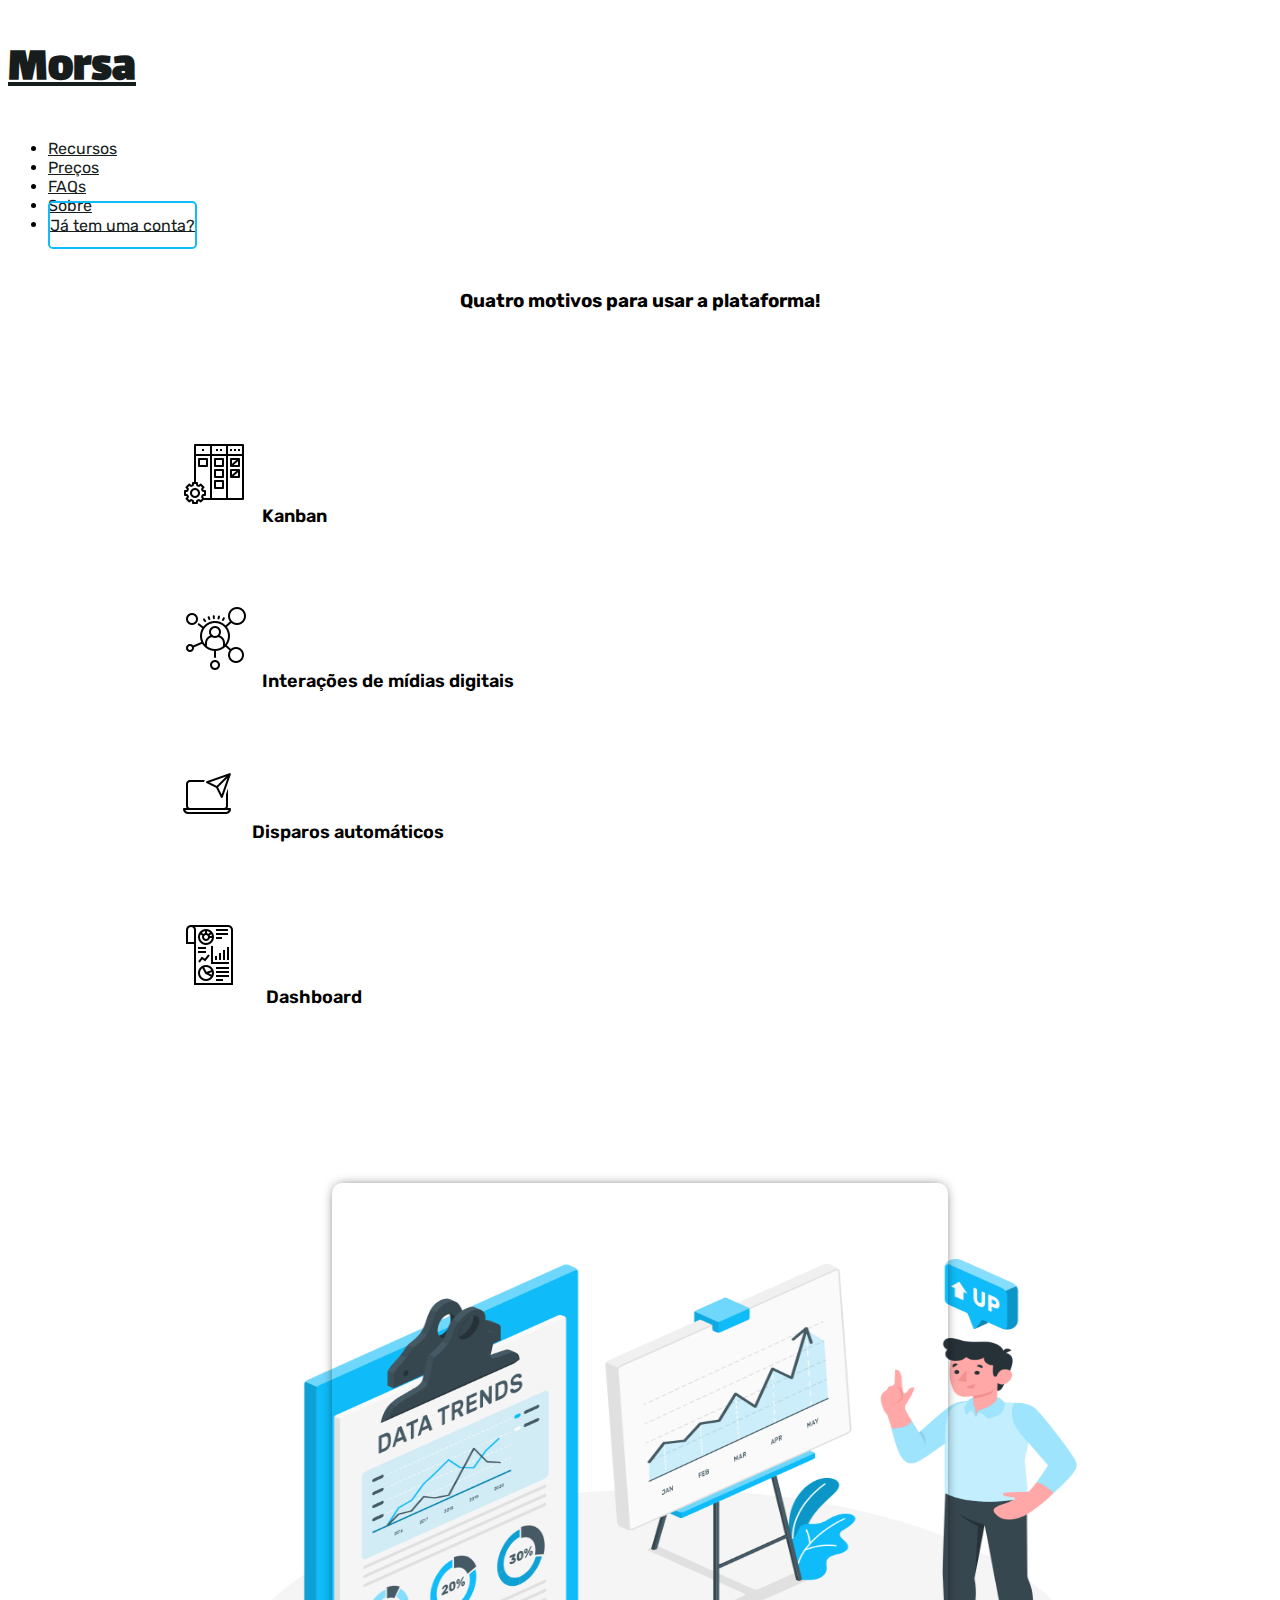
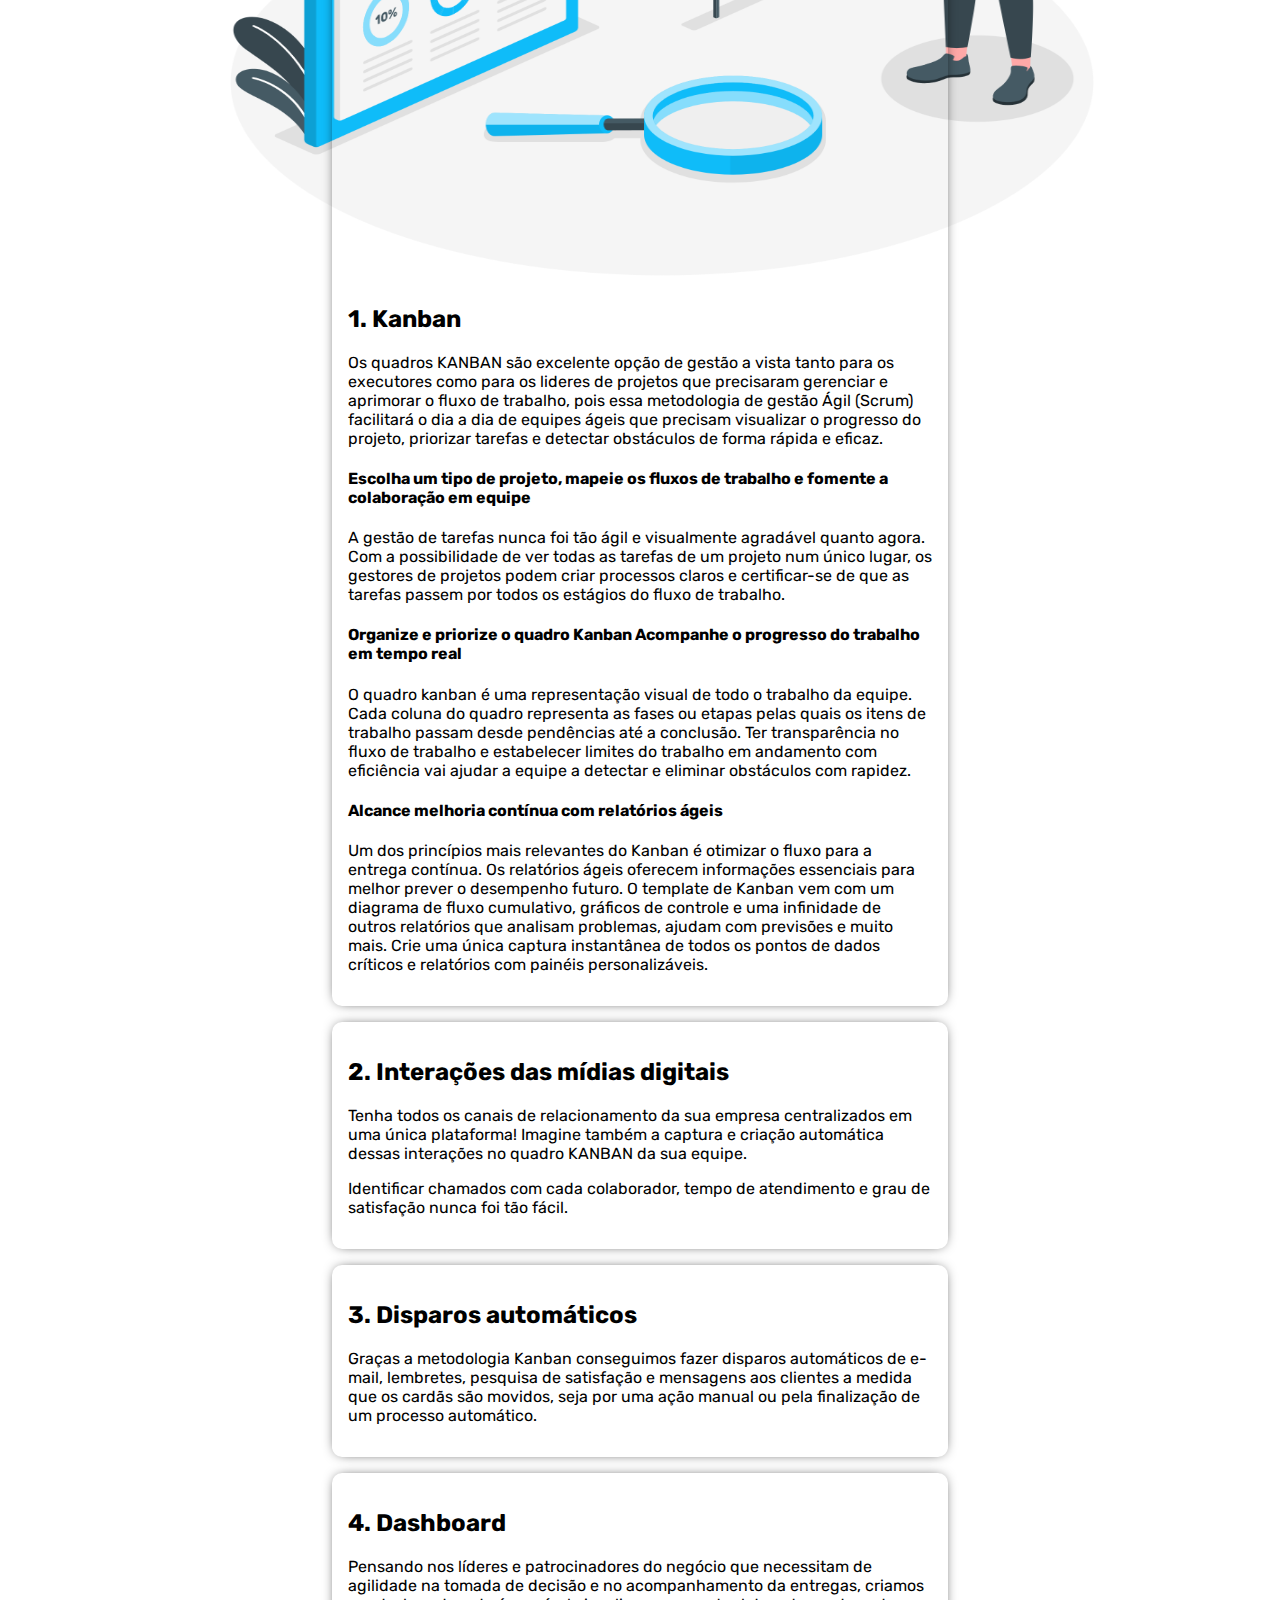
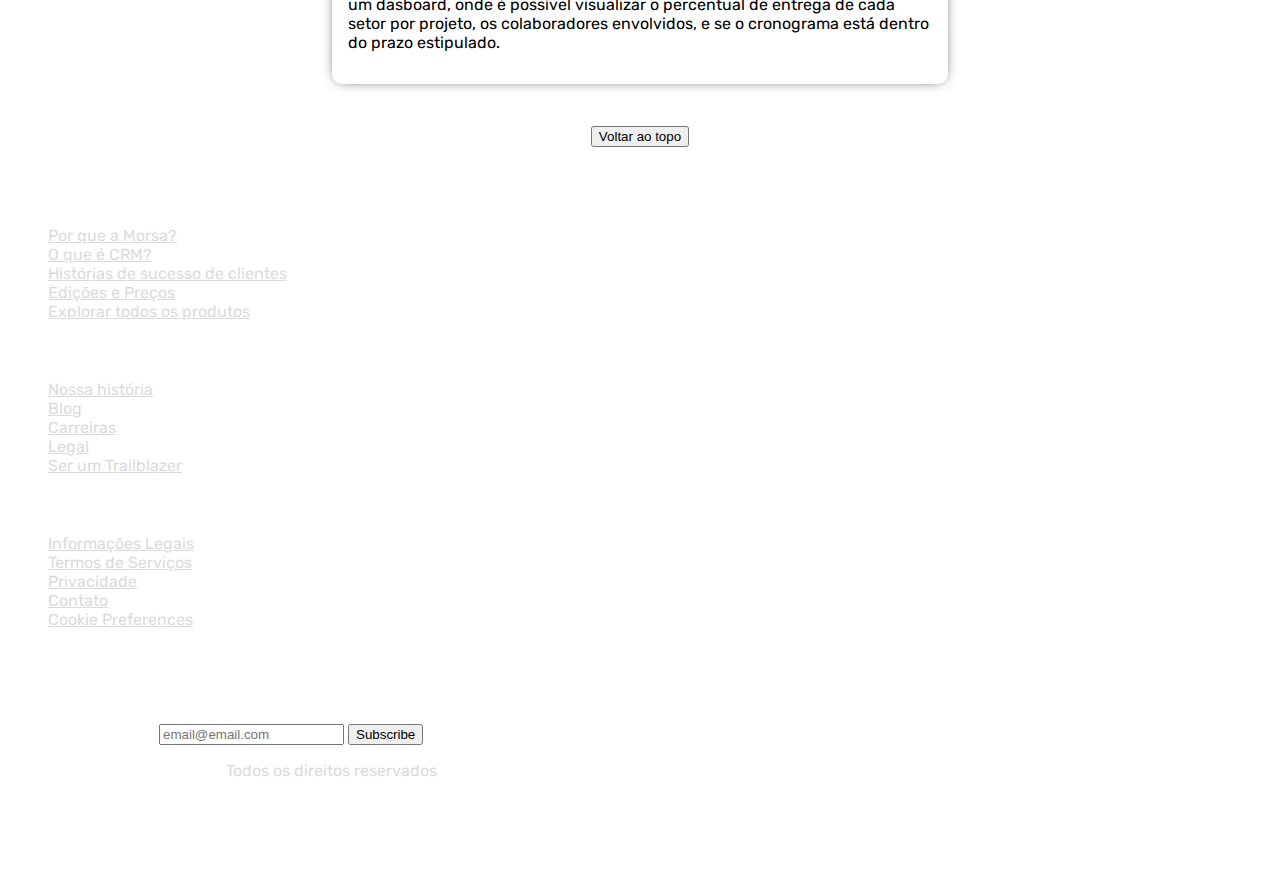
<file: index.html>
<!DOCTYPE html>
<html lang="pt-br">

<head>
    <meta charset="UTF-8">
    <meta http-equiv="X-UA-Compatible" content="IE=edge">
    <meta name="viewport" content="width=device-width, initial-scale=1.0">
    <title>Morsa - Features</title>
    <!-- CSS only -->
    <link href="https://cdn.jsdelivr.net/npm/bootstrap@5.2.0/dist/css/bootstrap.min.css" rel="stylesheet"
        integrity="sha384-gH2yIJqKdNHPEq0n4Mqa/HGKIhSkIHeL5AyhkYV8i59U5AR6csBvApHHNl/vI1Bx" crossorigin="anonymous">
    <link rel="stylesheet" href="style.css">

</head>

<body>
    <div class="container">
        <header class="d-flex flex-wrap justify-content-center align-items-center py-3 border-bottom">
            <a href="/" class="d-flex mb-3 mb-md-0 me-md-auto text-dark text-decoration-none">
                <h1 class="mx-auto">Morsa</h1>
            </a>

            <ul class="nav nav-pills align-items-center">
                <li class="nav-item mx-auto"><a href="produto/produto.html" class="nav-link">Recursos</a></li>
                <li class="nav-item mx-auto"><a href="pricing/pricing.html" class="nav-link">Preços</a></li>
                <li class="nav-item mx-auto"><a href="FAQ/FAQ.html" class="nav-link">FAQs</a></li>
                <li class="nav-item mx-auto"><a href="about/about.html" class="nav-link">Sobre</a></li>
                <li class="nav-item mx-auto"><a href="./login/index.html" class="nav-link special-btn"
                        aria-current="page">Já tem uma conta?</a></li>
            </ul>
        </header>
    </div>
    <div>
        <h3 class="main-title">Quatro motivos para usar a plataforma!</h3>
        <div  class="page-top">
            <nav class="icons">
                <div class="icon-kanban">
                    <a href="#kanban"><img src="icons/kanban.png" alt="ícone kanban">Kanban</a>
                </div>
                <div class="icon-media">
                    <a href="#media"><img src="icons/integraçao-midias-sociais.png"
                            alt="ícone interação de mídias sociais">Interações de mídias digitais</a>
                </div>
                <div class="icon-shots-auto">
                    <a href="#shots"><img src="icons/disparos-automaticos.png" alt="ícone disparos automáticos">
                        Disparos automáticos
                    </a>
                </div>
                <div class="icon-dashboard">
                    <a href="#dashboard"><img src="icons/dashboard.png" alt="ícone dashboard">
                        Dashboard
                    </a>
                </div>
            </nav>
            
            <div class="image">
                <img src="icons/Data Trends-amico1.png" alt="Ilustração de um homem analisando dados em um dashboard" class="image-data">
            </div>
        </div>


        <main>
            <article>
                <div class="text-article">
                    <h2 id="kanban">1. Kanban</h2>
                    <p>Os quadros KANBAN são excelente opção de gestão a vista tanto para os executores como para os
                        lideres de projetos que precisaram gerenciar e aprimorar o fluxo de trabalho, pois essa
                        metodologia
                        de gestão Ágil (Scrum) facilitará o dia a dia de equipes ágeis que precisam visualizar o
                        progresso
                        do projeto, priorizar tarefas e detectar obstáculos de forma rápida e eficaz.
                    </p>
                    <p>
                    <h4>Escolha um tipo de projeto, mapeie os fluxos de trabalho e fomente a colaboração em equipe</h4>
                    A gestão de tarefas nunca foi tão ágil e visualmente agradável quanto agora. Com a possibilidade de
                    ver
                    todas as tarefas de um projeto num único lugar, os gestores de projetos podem criar processos claros
                    e
                    certificar-se de que as tarefas passem por todos os estágios do fluxo de trabalho.
                    </p>
                    <p>
                    <h4>Organize e priorize o quadro Kanban Acompanhe o progresso do trabalho em tempo real</h4>
                    O quadro kanban é uma representação visual de todo o trabalho da equipe. Cada coluna do quadro
                    representa as fases ou etapas pelas quais os itens de trabalho passam desde pendências até a
                    conclusão.
                    Ter transparência no fluxo de trabalho e estabelecer limites do trabalho em andamento com eficiência
                    vai ajudar a equipe a detectar e eliminar obstáculos com rapidez.
                    </p>
                    <p>
                    <h4>Alcance melhoria contínua com relatórios ágeis</h4>
                    Um dos princípios mais relevantes do Kanban é otimizar o fluxo para a entrega contínua. Os
                    relatórios
                    ágeis oferecem informações essenciais para melhor prever o desempenho futuro. O template de Kanban
                    vem com um diagrama de fluxo cumulativo, gráficos de controle e uma infinidade de outros relatórios
                    que
                    analisam problemas, ajudam com previsões e muito mais. Crie uma única captura instantânea de todos
                    os
                    pontos de dados críticos e relatórios com painéis personalizáveis.
                    </p>
                </div>
                <div class="text-article">
                    <h2 id="media">2. Interações das mídias digitais</h2>
                    <p>Tenha todos os canais de relacionamento da sua empresa centralizados em uma única plataforma!
                        Imagine também a captura e criação automática dessas interações no quadro KANBAN da sua equipe.
                    </p>
                    <p>Identificar chamados com cada colaborador, tempo de atendimento e grau de satisfação nunca foi
                        tão
                        fácil.</p>
                </div>
                <div class="text-article">
                    <h2 id="shots">3. Disparos automáticos</h2>
                    <p>Graças a metodologia Kanban conseguimos fazer disparos automáticos de e-mail, lembretes, pesquisa
                        de
                        satisfação e mensagens aos clientes a medida que os cardãs são movidos, seja por uma ação manual
                        ou
                        pela
                        finalização de um processo automático. </p>
                </div>
                <div class="text-article">
                    <h2 id="dashboard">4. Dashboard</h2>
                    <p>Pensando nos líderes e patrocinadores do negócio que necessitam de agilidade na tomada de decisão
                        e
                        no acompanhamento
                        da entregas, criamos um dasboard, onde é possível visualizar o percentual de entrega de cada
                        setor
                        por projeto, os
                        colaboradores envolvidos, e se o cronograma está dentro do prazo estipulado.</p>
                </div>
            </article>
        </main>
        <div class="icon-button">
            <button onclick="voltarParaTopo()">Voltar ao topo</button>
        </div>
        <!-- JavaScript Bundle with Popper -->
        <script src="https://cdn.jsdelivr.net/npm/bootstrap@5.2.0/dist/js/bootstrap.bundle.min.js"
            integrity="sha384-A3rJD856KowSb7dwlZdYEkO39Gagi7vIsF0jrRAoQmDKKtQBHUuLZ9AsSv4jD4Xa"
            crossorigin="anonymous"></script>

        <div class="bg-dark text-secondary px-4 py-5">
            <div class="container">
                <footer class="pt-5">
                    <div class="row">
                        <div class="col-6 col-md-2 mb-3">
                            <h5>Ainda não conhece a Morsa?</h5>
                            <ul class="nav flex-column">
                                <li class="nav-item mb-2"><a href="#" class="nav-link p-0 text-muted">Por que a
                                        Morsa?</a>
                                </li>
                                <li class="nav-item mb-2"><a href="#" class="nav-link p-0 text-muted">O que é CRM?</a>
                                </li>
                                <li class="nav-item mb-2"><a href="#" class="nav-link p-0 text-muted">Histórias de
                                        sucesso
                                        de clientes</a></li>
                                <li class="nav-item mb-2"><a href="#" class="nav-link p-0 text-muted">Edições e
                                        Preços</a>
                                </li>
                                <li class="nav-item mb-2"><a href="#" class="nav-link p-0 text-muted">Explorar todos os
                                        produtos</a></li>
                            </ul>
                        </div>

                        <div class="col-6 col-md-2 mb-3">
                            <h5>Sobre a Morsa</h5>
                            <ul class="nav flex-column">
                                <li class="nav-item mb-2"><a href="#" class="nav-link p-0 text-muted">Nossa história</a>
                                </li>
                                <li class="nav-item mb-2"><a href="#" class="nav-link p-0 text-muted">Blog</a></li>
                                <li class="nav-item mb-2"><a href="#" class="nav-link p-0 text-muted">Carreiras</a></li>
                                <li class="nav-item mb-2"><a href="#" class="nav-link p-0 text-muted">Legal</a></li>
                                <li class="nav-item mb-2"><a href="#" class="nav-link p-0 text-muted">Ser um
                                        Trailblazer</a>
                                </li>
                            </ul>
                        </div>

                        <div class="col-6 col-md-2 mb-3">
                            <h5>Links populares</h5>
                            <ul class="nav flex-column">
                                <li class="nav-item mb-2"><a href="#" class="nav-link p-0 text-muted">Informações
                                        Legais</a>
                                </li>
                                <li class="nav-item mb-2"><a href="#" class="nav-link p-0 text-muted">Termos de
                                        Serviços</a>
                                </li>
                                <li class="nav-item mb-2"><a href="#" class="nav-link p-0 text-muted">Privacidade</a>
                                </li>
                                <li class="nav-item mb-2"><a href="#" class="nav-link p-0 text-muted">Contato</a></li>
                                <li class="nav-item mb-2"><a href="#" class="nav-link p-0 text-muted">Cookie
                                        Preferences</a>
                                </li>
                            </ul>
                        </div>

                        <div class="col-md-5 offset-md-1 mb-3">
                            <form>
                                <h5>Inscreva-se na nossa newsletter</h5>
                                <p>Notícias mensais de tudo que é importante, para se manter antenado em todas novidades
                                    para o seu negócio.</p>
                                <div class="d-flex flex-column flex-sm-row w-100 gap-2">
                                    <label for="newsletter1" class="visually-hidden">Endereço de e-mail</label>
                                    <input id="newsletter1" type="text" class="form-control"
                                        placeholder="email@email.com">
                                    <button class="btn button-type-1 button-type-1-style py-1"
                                        type="button">Subscribe</button>
                                </div>
                            </form>
                        </div>
                    </div>

                    <div class="d-flex flex-column flex-sm-row justify-content-between pt-4 mt-4 border-top">
                        <p>© 2022 Company Morsa, Inc. <a>Todos os direitos reservados</a></p>
                        <ul class="list-unstyled d-flex align-items-center">
                            <li class="ms-3"><a class="link-dark" href="#"><i class="bi bi-twitter"></i>
                                    <use xlink:href="#twitter"></use></svg>
                                </a></li>
                            <li class="ms-3"><a class="link-dark" href="#"><i class="bi bi-instagram"></i>
                                    <use xlink:href="#instagram"></use></svg>
                                </a></li>
                            <li class="ms-3"><a class="link-dark" href="#"><i class="bi bi-facebook"></i>
                                    <use xlink:href="#facebook"></use></svg>
                                </a></li>
                        </ul>
                    </div>
                </footer>
            </div>
        </div>


        <script src="index.js"></script>
</body>

</html>
</file>
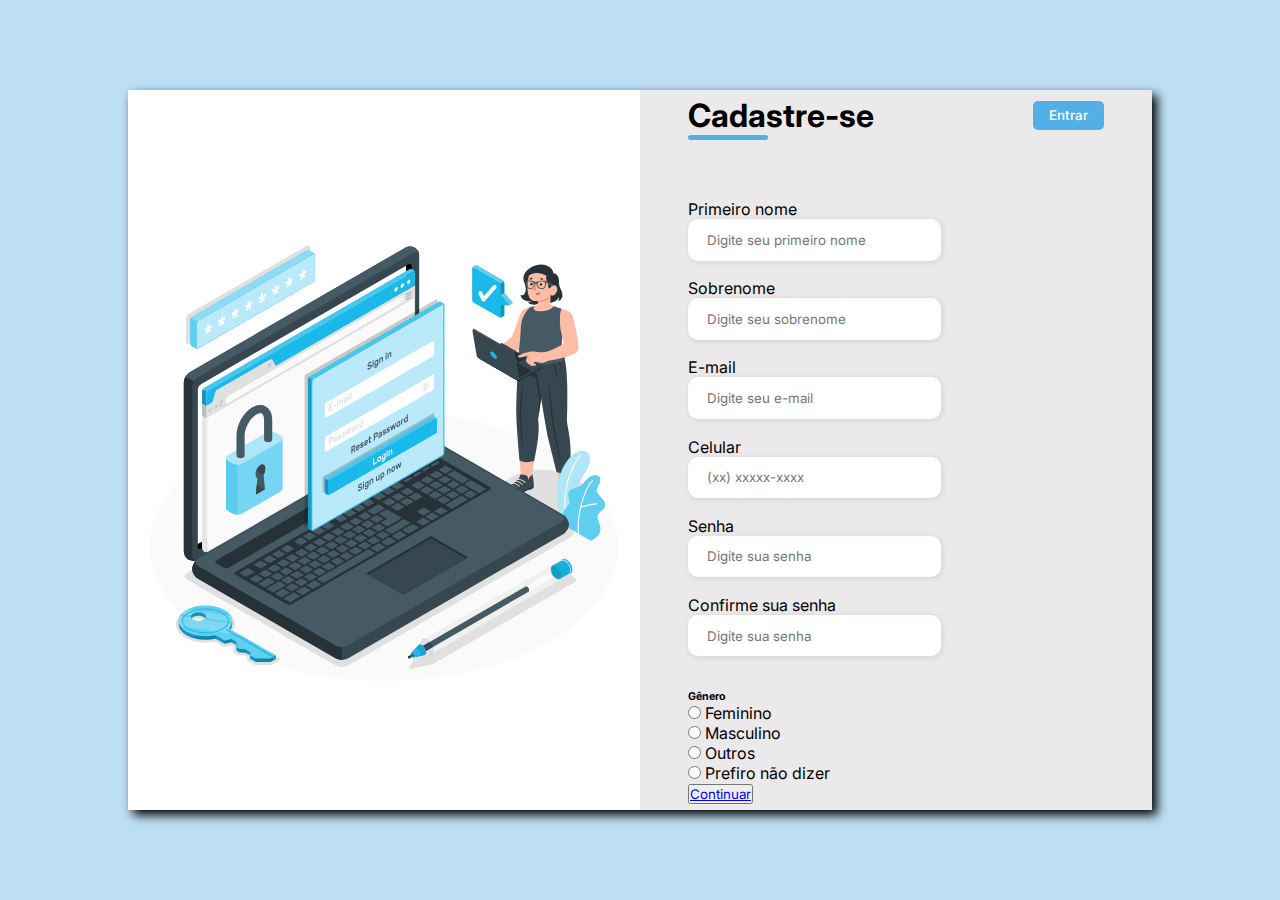
<file: Página de cadastro/index.html>
<!DOCTYPE html>
<html lang="pt-br">
<head>
    <meta charset="UTF-8">
    <meta http-equiv="X-UA-Compatible" content="IE=edge">
    <meta name="viewport" content="width=device-width, initial-scale=1.0">
    <link rel="stylesheet" href="./css/style.css">
    <title>Cadastre-se</title>
</head>
<body>
    <div class="container">
        <div class="form-image">
            <img src="./img/Computer login-amico.svg" alt="">
        </div>

    <div class="form">
        <form action="#">
            <div class="form-header">
                <div class="title">
                    <h1>Cadastre-se</h1>
                </div>
                <div class="login-button">
                    <button><a href="#">Entrar</a></button>
                </div>
            </div>

            <div class="input-group">
                <div class="input-box">
                    <label for="firstname">Primeiro nome</label>
                    <input id="firstname" type="text" name="firstaname" placeholder="Digite seu primeiro nome" required>
                </div>

                <div class="input-box">
                    <label for="lastname">Sobrenome</label>
                    <input id="lastname" type="text" name="lastaname" placeholder="Digite seu sobrenome" required>
                </div>

                <div class="input-box">
                    <label for="email">E-mail</label>
                    <input id="email" type="email" name="email" placeholder="Digite seu e-mail" required>
                </div>

                <div class="input-box">
                    <label for="number">Celular</label>
                    <input id="number" type="tel" name="number" placeholder="(xx) xxxxx-xxxx" required>
                </div>

                <div class="input-box">
                    <label for="password">Senha</label>
                    <input id="password" type="password" name="password" placeholder="Digite sua senha" required>
                </div>

                <div class="input-box">
                    <label for="password">Confirme sua senha</label>
                    <input id="password" type="password" name="confirmpassword" placeholder="Digite sua senha" required>
                </div>
            </div>

            <div class="gender-inputs">
                <div class="gender-title">
                    <h6>Gênero</h6>
                </div>

                <div class="gender-group">
                    <div class="gender-input">
                        <input type="radio" id="female" name="gender">
                        <label for="female">Feminino</label>
                    </div>

                    <div class="gender-input">
                        <input type="radio" id="male" name="gender">
                        <label for="male">Masculino</label>
                    </div>

                    <div class="gender-input">
                        <input type="radio" id="others" name="gender">
                        <label for="others">Outros</label>
                    </div>

                    <div class="gender-input">
                        <input type="radio" id="none" name="gender">
                        <label for="none">Prefiro não dizer</label>
                    </div>
                </div>
            </div>

            <div class="continue-button">
                <button><a href="#">Continuar</a></button>
            </div>
        </form>
    </div>
    
</body>
</html>
</file>
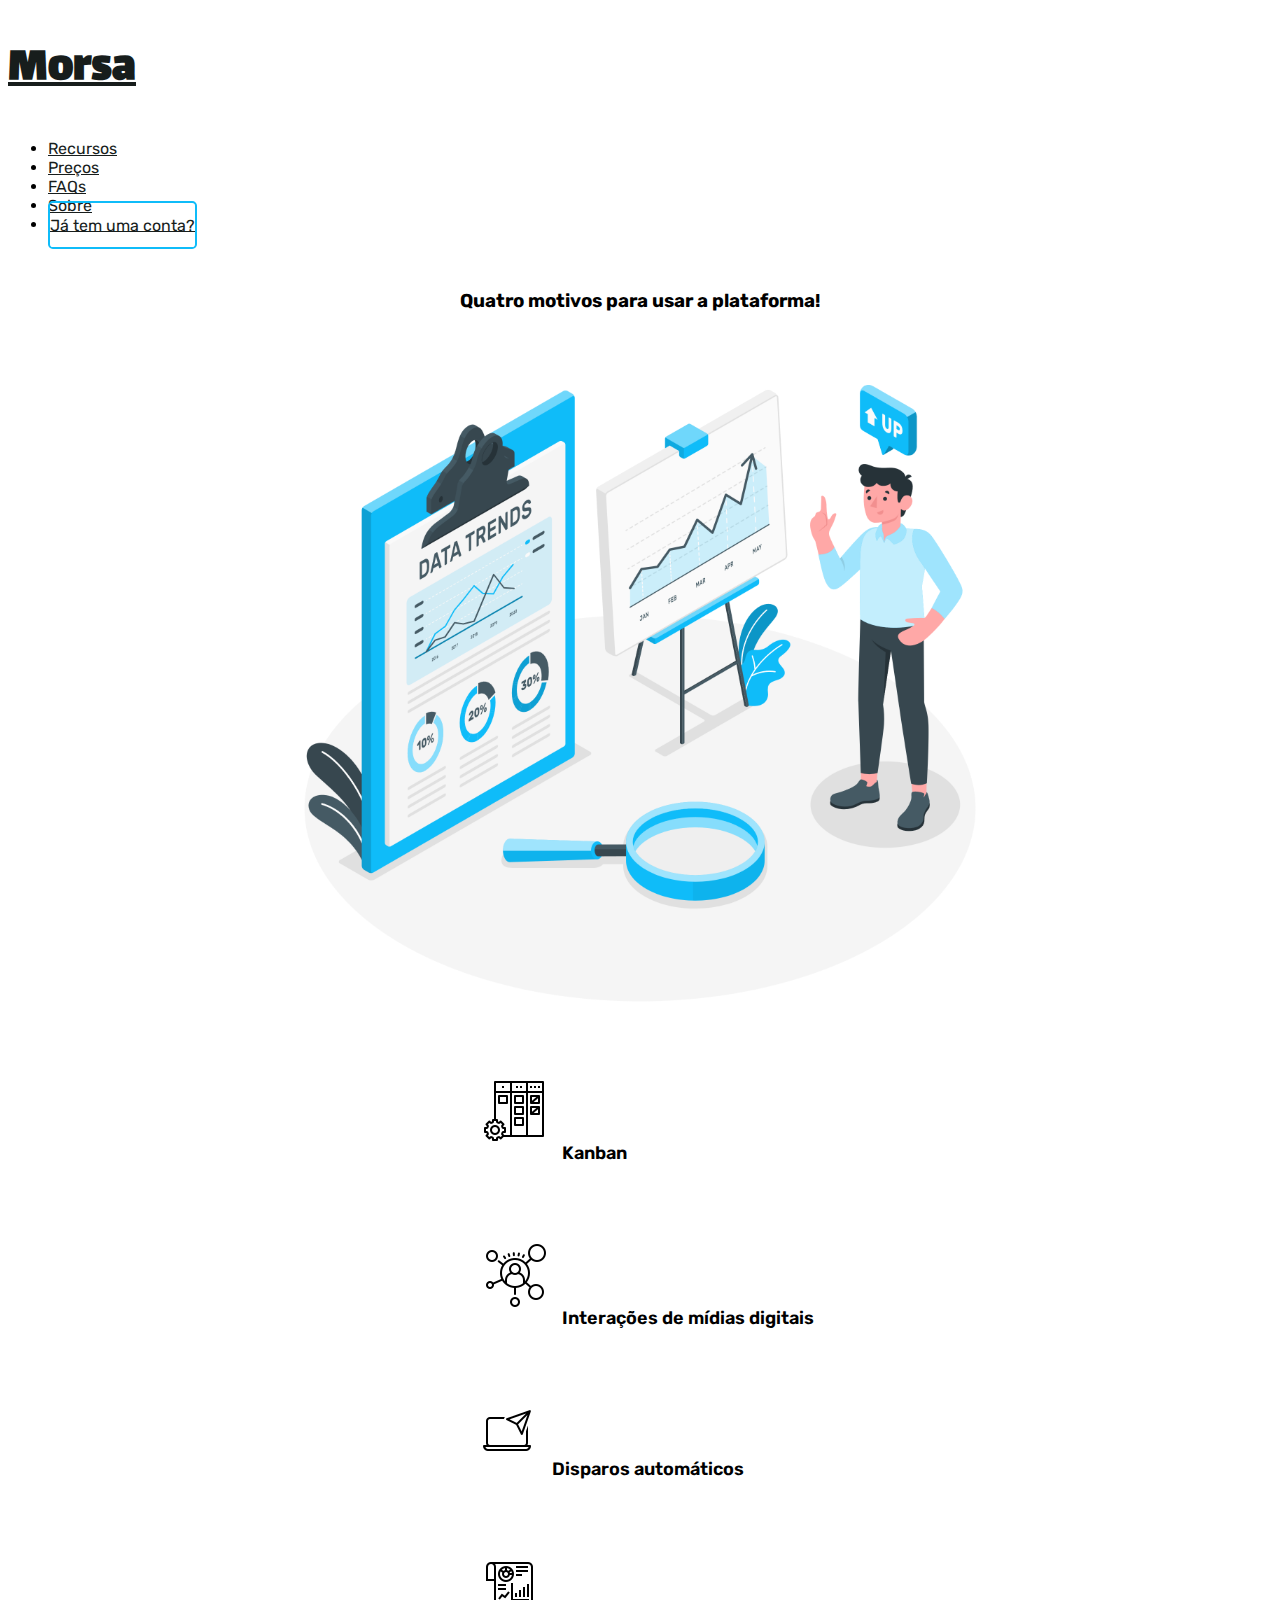
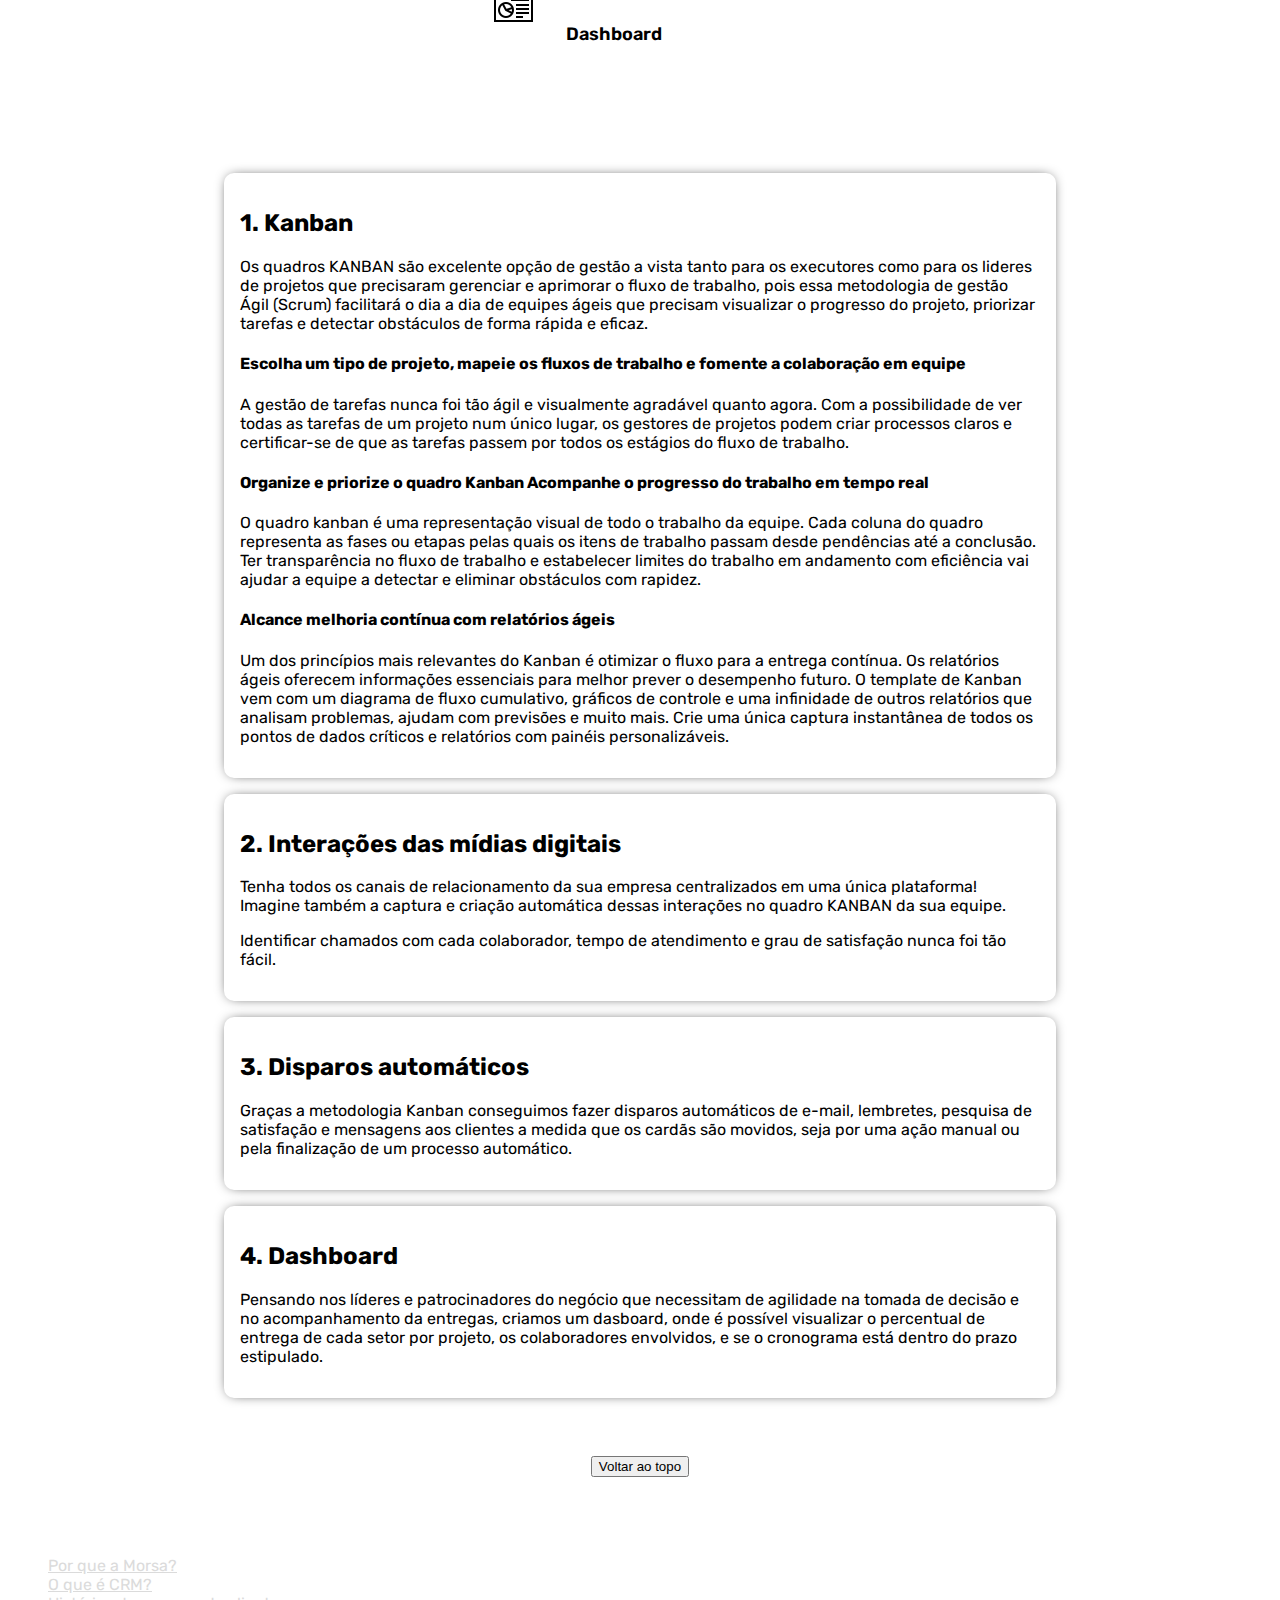
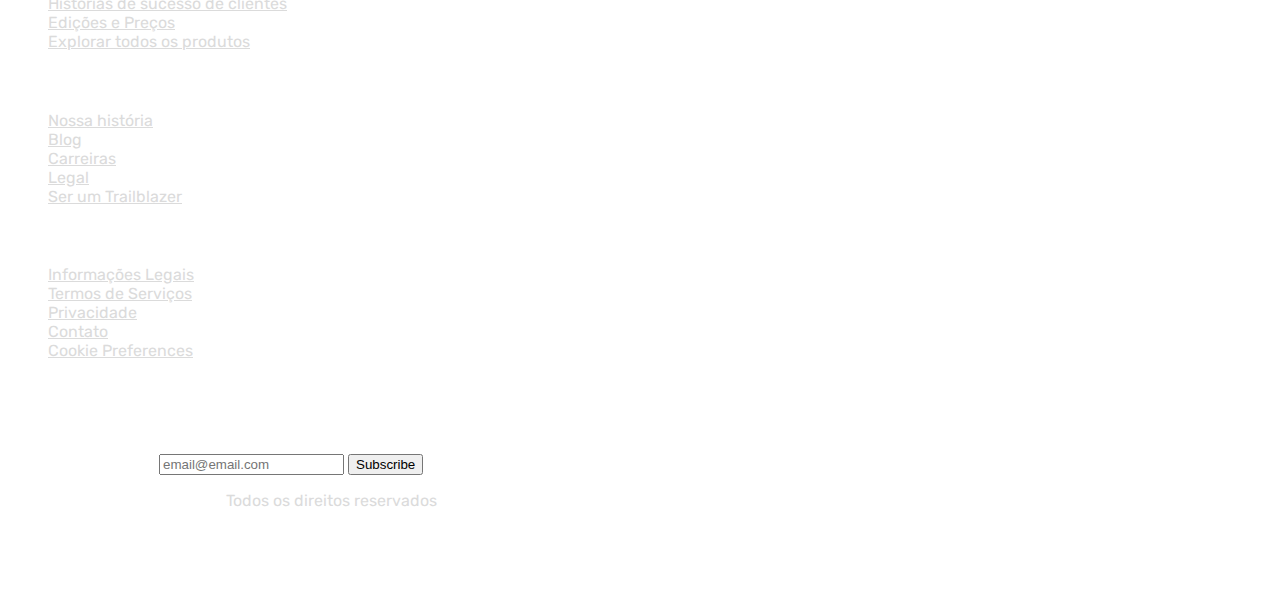
<file: features.html>
<!DOCTYPE html>
<html lang="pt-br">

<head>
    <meta charset="UTF-8">
    <meta http-equiv="X-UA-Compatible" content="IE=edge">
    <meta name="viewport" content="width=device-width, initial-scale=1.0">
    <title>Morsa - Features</title>
    <!-- CSS only -->
    <link href="https://cdn.jsdelivr.net/npm/bootstrap@5.2.0/dist/css/bootstrap.min.css" rel="stylesheet"
        integrity="sha384-gH2yIJqKdNHPEq0n4Mqa/HGKIhSkIHeL5AyhkYV8i59U5AR6csBvApHHNl/vI1Bx" crossorigin="anonymous">
    <link rel="stylesheet" href="features.css">

</head>

<body>
    <div class="container">
        <header class="d-flex flex-wrap justify-content-center align-items-center py-3 border-bottom">
            <a href="/" class="d-flex mb-3 mb-md-0 me-md-auto text-dark text-decoration-none">
                <h1 class="mx-auto">Morsa</h1>
            </a>

            <ul class="nav nav-pills align-items-center">
                <li class="nav-item mx-auto"><a href="produto/produto.html" class="nav-link">Recursos</a></li>
                <li class="nav-item mx-auto"><a href="pricing/pricing.html" class="nav-link">Preços</a></li>
                <li class="nav-item mx-auto"><a href="FAQ/FAQ.html" class="nav-link">FAQs</a></li>
                <li class="nav-item mx-auto"><a href="about/about.html" class="nav-link">Sobre</a></li>
                <li class="nav-item mx-auto"><a href="./login/index.html" class="nav-link special-btn"
                        aria-current="page">Já tem uma conta?</a></li>
            </ul>
        </header>
    </div>
    <div>
        <h3 class="main-title">Quatro motivos para usar a plataforma!</h3>
        <div  class="page-top">
            <nav class="icons">
                <div class="icon-kanban">
                    <a href="#kanban"><img src="icons/kanban.png" alt="ícone kanban">Kanban</a>
                </div>
                <div class="icon-media">
                    <a href="#media"><img src="icons/integraçao-midias-sociais.png"
                            alt="ícone interação de mídias sociais">Interações de mídias digitais</a>
                </div>
                <div class="icon-shots-auto">
                    <a href="#shots"><img src="icons/disparos-automaticos.png" alt="ícone disparos automáticos">
                        Disparos automáticos
                    </a>
                </div>
                <div class="icon-dashboard">
                    <a href="#dashboard"><img src="icons/dashboard.png" alt="ícone dashboard">
                        Dashboard
                    </a>
                </div>
            </nav>
            
            <div class="image">
                <img src="icons/Data Trends-amico1.png" alt="Ilustração de um homem analisando dados em um dashboard" class="image-data">
            </div>
        </div>


        <main>
            <article>
                <div class="text-article">
                    <h2 id="kanban">1. Kanban</h2>
                    <p>Os quadros KANBAN são excelente opção de gestão a vista tanto para os executores como para os
                        lideres de projetos que precisaram gerenciar e aprimorar o fluxo de trabalho, pois essa
                        metodologia
                        de gestão Ágil (Scrum) facilitará o dia a dia de equipes ágeis que precisam visualizar o
                        progresso
                        do projeto, priorizar tarefas e detectar obstáculos de forma rápida e eficaz.
                    </p>
                    <p>
                    <h4>Escolha um tipo de projeto, mapeie os fluxos de trabalho e fomente a colaboração em equipe</h4>
                    A gestão de tarefas nunca foi tão ágil e visualmente agradável quanto agora. Com a possibilidade de
                    ver
                    todas as tarefas de um projeto num único lugar, os gestores de projetos podem criar processos claros
                    e
                    certificar-se de que as tarefas passem por todos os estágios do fluxo de trabalho.
                    </p>
                    <p>
                    <h4>Organize e priorize o quadro Kanban Acompanhe o progresso do trabalho em tempo real</h4>
                    O quadro kanban é uma representação visual de todo o trabalho da equipe. Cada coluna do quadro
                    representa as fases ou etapas pelas quais os itens de trabalho passam desde pendências até a
                    conclusão.
                    Ter transparência no fluxo de trabalho e estabelecer limites do trabalho em andamento com eficiência
                    vai ajudar a equipe a detectar e eliminar obstáculos com rapidez.
                    </p>
                    <p>
                    <h4>Alcance melhoria contínua com relatórios ágeis</h4>
                    Um dos princípios mais relevantes do Kanban é otimizar o fluxo para a entrega contínua. Os
                    relatórios
                    ágeis oferecem informações essenciais para melhor prever o desempenho futuro. O template de Kanban
                    vem com um diagrama de fluxo cumulativo, gráficos de controle e uma infinidade de outros relatórios
                    que
                    analisam problemas, ajudam com previsões e muito mais. Crie uma única captura instantânea de todos
                    os
                    pontos de dados críticos e relatórios com painéis personalizáveis.
                    </p>
                </div>
                <div class="text-article">
                    <h2 id="media">2. Interações das mídias digitais</h2>
                    <p>Tenha todos os canais de relacionamento da sua empresa centralizados em uma única plataforma!
                        Imagine também a captura e criação automática dessas interações no quadro KANBAN da sua equipe.
                    </p>
                    <p>Identificar chamados com cada colaborador, tempo de atendimento e grau de satisfação nunca foi
                        tão
                        fácil.</p>
                </div>
                <div class="text-article">
                    <h2 id="shots">3. Disparos automáticos</h2>
                    <p>Graças a metodologia Kanban conseguimos fazer disparos automáticos de e-mail, lembretes, pesquisa
                        de
                        satisfação e mensagens aos clientes a medida que os cardãs são movidos, seja por uma ação manual
                        ou
                        pela
                        finalização de um processo automático. </p>
                </div>
                <div class="text-article">
                    <h2 id="dashboard">4. Dashboard</h2>
                    <p>Pensando nos líderes e patrocinadores do negócio que necessitam de agilidade na tomada de decisão
                        e
                        no acompanhamento
                        da entregas, criamos um dasboard, onde é possível visualizar o percentual de entrega de cada
                        setor
                        por projeto, os
                        colaboradores envolvidos, e se o cronograma está dentro do prazo estipulado.</p>
                </div>
            </article>
        </main>
        <div class="icon-button">
            <button onclick="voltarParaTopo()">Voltar ao topo</button>
        </div>
        <!-- JavaScript Bundle with Popper -->
        <script src="https://cdn.jsdelivr.net/npm/bootstrap@5.2.0/dist/js/bootstrap.bundle.min.js"
            integrity="sha384-A3rJD856KowSb7dwlZdYEkO39Gagi7vIsF0jrRAoQmDKKtQBHUuLZ9AsSv4jD4Xa"
            crossorigin="anonymous"></script>

        <div class="bg-dark text-secondary px-4 py-5">
            <div class="container">
                <footer class="pt-5">
                    <div class="row">
                        <div class="col-6 col-md-2 mb-3">
                            <h5>Ainda não conhece a Morsa?</h5>
                            <ul class="nav flex-column">
                                <li class="nav-item mb-2"><a href="#" class="nav-link p-0 text-muted">Por que a
                                        Morsa?</a>
                                </li>
                                <li class="nav-item mb-2"><a href="#" class="nav-link p-0 text-muted">O que é CRM?</a>
                                </li>
                                <li class="nav-item mb-2"><a href="#" class="nav-link p-0 text-muted">Histórias de
                                        sucesso
                                        de clientes</a></li>
                                <li class="nav-item mb-2"><a href="#" class="nav-link p-0 text-muted">Edições e
                                        Preços</a>
                                </li>
                                <li class="nav-item mb-2"><a href="#" class="nav-link p-0 text-muted">Explorar todos os
                                        produtos</a></li>
                            </ul>
                        </div>

                        <div class="col-6 col-md-2 mb-3">
                            <h5>Sobre a Morsa</h5>
                            <ul class="nav flex-column">
                                <li class="nav-item mb-2"><a href="#" class="nav-link p-0 text-muted">Nossa história</a>
                                </li>
                                <li class="nav-item mb-2"><a href="#" class="nav-link p-0 text-muted">Blog</a></li>
                                <li class="nav-item mb-2"><a href="#" class="nav-link p-0 text-muted">Carreiras</a></li>
                                <li class="nav-item mb-2"><a href="#" class="nav-link p-0 text-muted">Legal</a></li>
                                <li class="nav-item mb-2"><a href="#" class="nav-link p-0 text-muted">Ser um
                                        Trailblazer</a>
                                </li>
                            </ul>
                        </div>

                        <div class="col-6 col-md-2 mb-3">
                            <h5>Links populares</h5>
                            <ul class="nav flex-column">
                                <li class="nav-item mb-2"><a href="#" class="nav-link p-0 text-muted">Informações
                                        Legais</a>
                                </li>
                                <li class="nav-item mb-2"><a href="#" class="nav-link p-0 text-muted">Termos de
                                        Serviços</a>
                                </li>
                                <li class="nav-item mb-2"><a href="#" class="nav-link p-0 text-muted">Privacidade</a>
                                </li>
                                <li class="nav-item mb-2"><a href="#" class="nav-link p-0 text-muted">Contato</a></li>
                                <li class="nav-item mb-2"><a href="#" class="nav-link p-0 text-muted">Cookie
                                        Preferences</a>
                                </li>
                            </ul>
                        </div>

                        <div class="col-md-5 offset-md-1 mb-3">
                            <form>
                                <h5>Inscreva-se na nossa newsletter</h5>
                                <p>Notícias mensais de tudo que é importante, para se manter antenado em todas novidades
                                    para o seu negócio.</p>
                                <div class="d-flex flex-column flex-sm-row w-100 gap-2">
                                    <label for="newsletter1" class="visually-hidden">Endereço de e-mail</label>
                                    <input id="newsletter1" type="text" class="form-control"
                                        placeholder="email@email.com">
                                    <button class="btn button-type-1 button-type-1-style py-1"
                                        type="button">Subscribe</button>
                                </div>
                            </form>
                        </div>
                    </div>

                    <div class="d-flex flex-column flex-sm-row justify-content-between pt-4 mt-4 border-top">
                        <p>© 2022 Company Morsa, Inc. <a>Todos os direitos reservados</a></p>
                        <ul class="list-unstyled d-flex align-items-center">
                            <li class="ms-3"><a class="link-dark" href="#"><i class="bi bi-twitter"></i>
                                    <use xlink:href="#twitter"></use></svg>
                                </a></li>
                            <li class="ms-3"><a class="link-dark" href="#"><i class="bi bi-instagram"></i>
                                    <use xlink:href="#instagram"></use></svg>
                                </a></li>
                            <li class="ms-3"><a class="link-dark" href="#"><i class="bi bi-facebook"></i>
                                    <use xlink:href="#facebook"></use></svg>
                                </a></li>
                        </ul>
                    </div>
                </footer>
            </div>
        </div>


        <script src="index-features.js"></script>
</body>

</html>
</file>
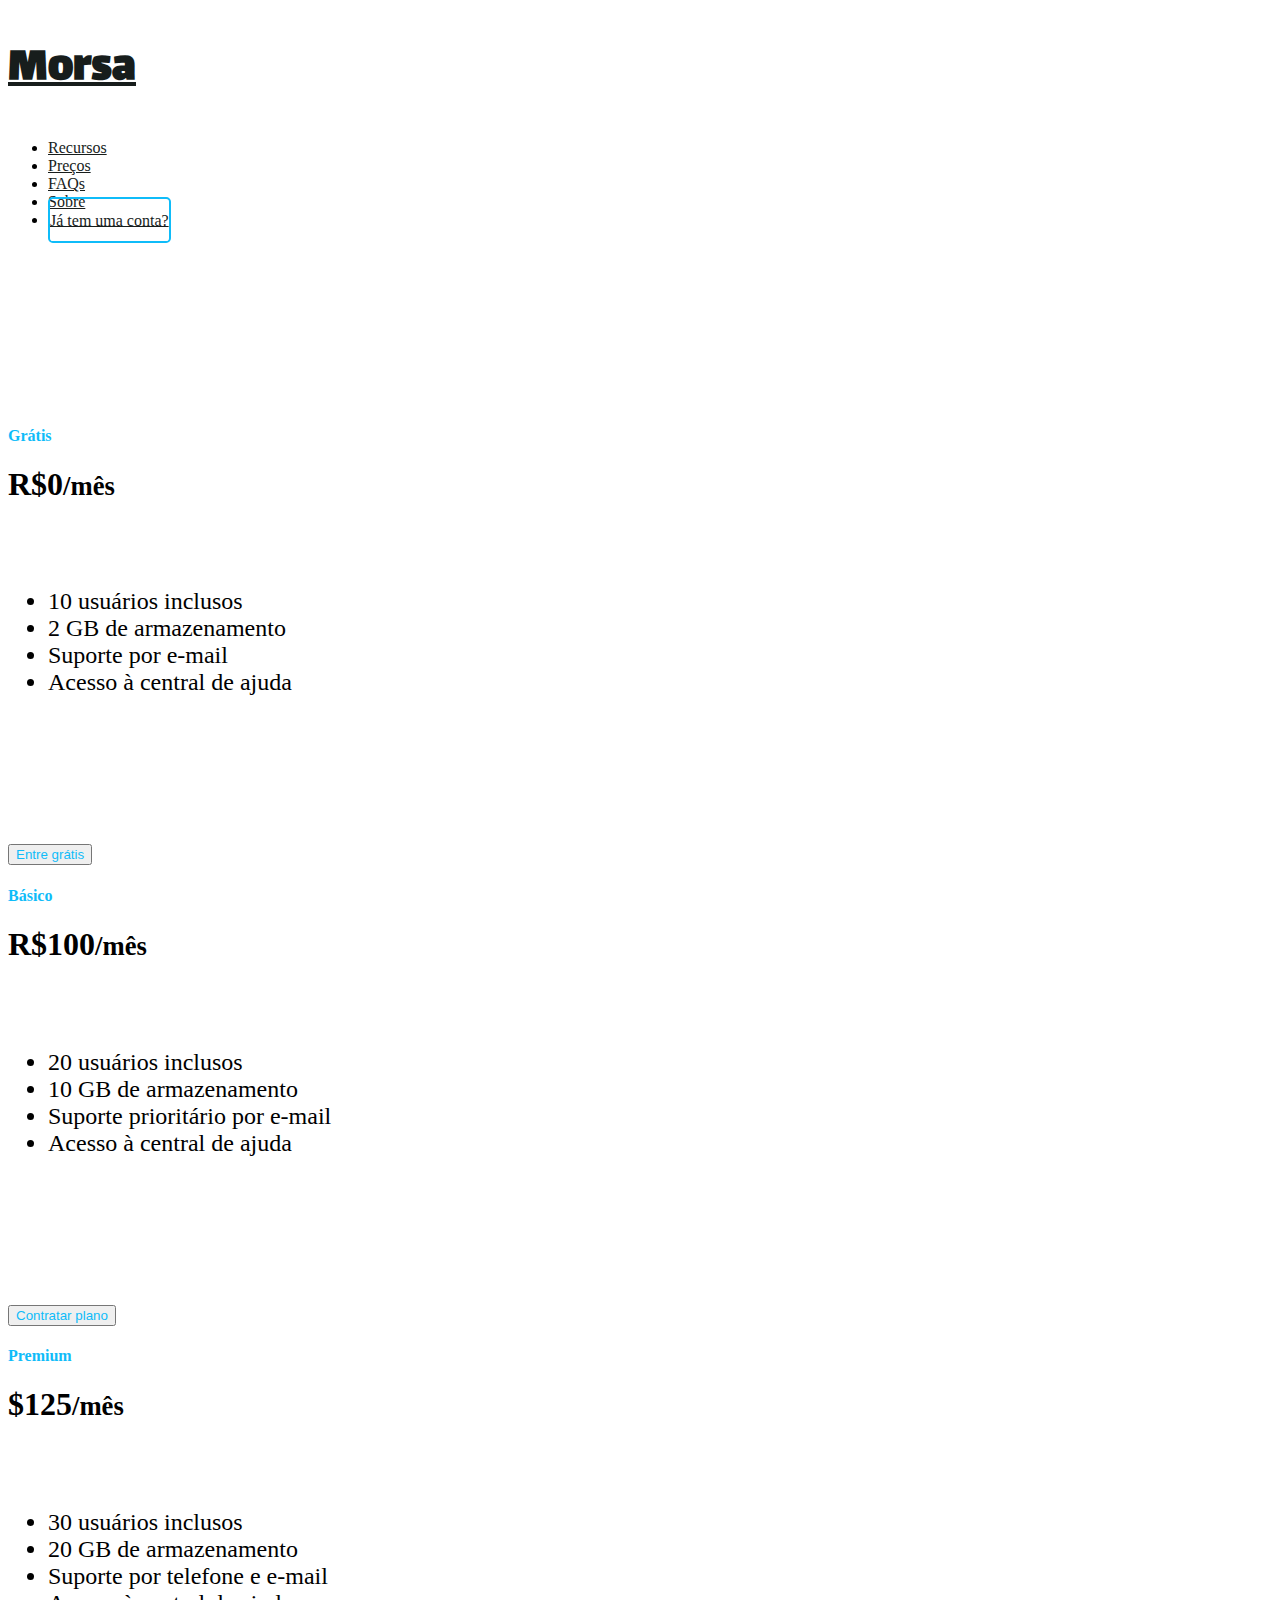
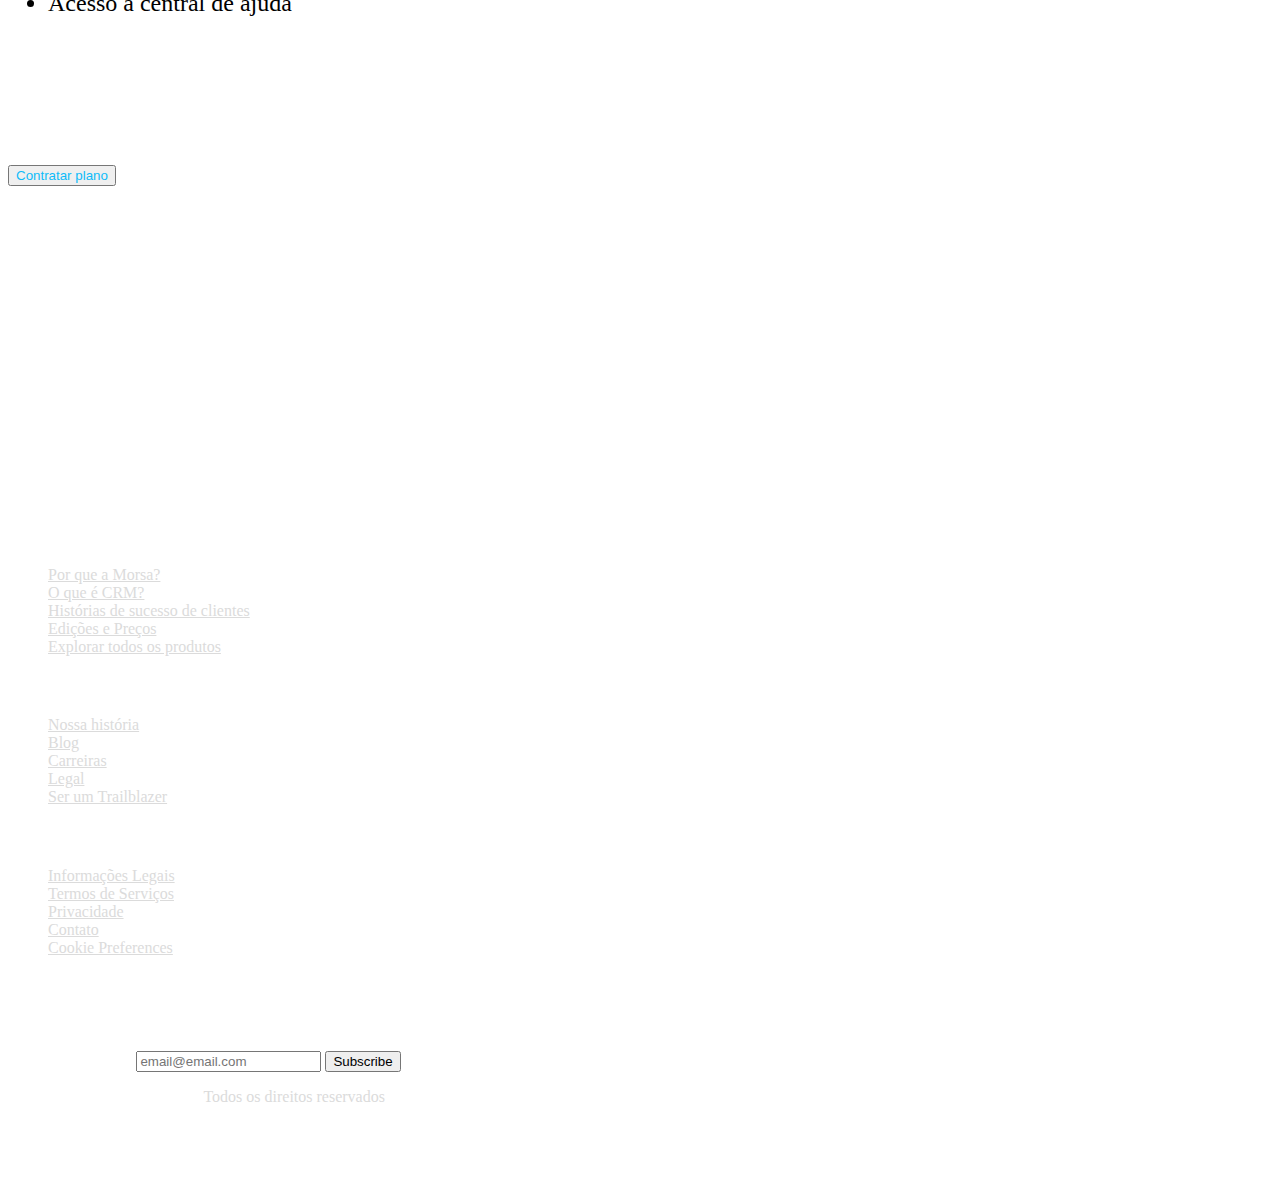
<file: price.html>
<!DOCTYPE html>
<html lang="pt-br">

<head>
  <meta charset="UTF-8">
  <meta http-equiv="X-UA-Compatible" content="IE=edge">
  <meta name="viewport" content="width=device-width, initial-scale=1.0">
  <title>Price</title>
  <!-- CSS only -->
  <link href="https://cdn.jsdelivr.net/npm/bootstrap@5.2.2/dist/css/bootstrap.min.css" rel="stylesheet"
    integrity="sha384-Zenh87qX5JnK2Jl0vWa8Ck2rdkQ2Bzep5IDxbcnCeuOxjzrPF/et3URy9Bv1WTRi" crossorigin="anonymous">
  <link rel="stylesheet" href="price.css">
</head>
<body>
  <div class="container">
    <header class="d-flex flex-wrap justify-content-center align-items-center py-3 border-bottom">
      <a href="/" class="d-flex mb-3 mb-md-0 me-md-auto text-dark text-decoration-none">
        <h1 class="main-title" class="mx-auto">Morsa</h1>
      </a>
      <ul class="nav nav-pills align-items-center">
        <li class="nav-item mx-auto"><a href="produto/produto.html" class="nav-link">Recursos</a></li>
        <li class="nav-item mx-auto"><a href="pricing/pricing.html" class="nav-link">Preços</a></li>
        <li class="nav-item mx-auto"><a href="FAQ/FAQ.html" class="nav-link">FAQs</a></li>
        <li class="nav-item mx-auto"><a href="about/about.html" class="nav-link">Sobre</a></li>
        <li class="nav-item mx-auto"><a href="./login/index.html" class="nav-link special-btn" aria-current="page">Já
            tem uma conta?</a></li>
      </ul>
    </header>
    <main>
      <div class="row row-cols-1 row-cols-md-3 mb-3 text-center">
        <div class="col">
          <div class="card mb-4 rounded-3 shadow-sm">
            <div class="card-header py-3">
              <h4 class="title-cards my-0 fw-normal">Grátis</h4>
            </div>
            <div class="card-body">
              <h1 class="card-title pricing-card-title">R$0<small class="text-muted fw-light">/mês</small></h1>
              <ul class="cards list-unstyled mt-3 mb-4">
                <li>10 usuários inclusos</li>
                <li>2 GB de armazenamento</li>
                <li>Suporte por e-mail</li>
                <li>Acesso à central de ajuda</li>
              </ul>
              <button type="button" class="button-cards w-100 btn btn-lg">Entre grátis</button>
            </div>
          </div>
        </div>
        <div class="col">
          <div class="card mb-4 rounded-3 shadow-sm">
            <div class="card-header py-3">
              <h4 class="title-cards my-0 fw-normal">Básico</h4>
            </div>
            <div class="card-body">
              <h1 class="card-title pricing-card-title">R$100<small class="text-muted fw-light">/mês</small></h1>
              <ul class="cards list-unstyled mt-3 mb-4">
                <li>20 usuários inclusos</li>
                <li>10 GB de armazenamento</li>
                <li>Suporte prioritário por e-mail</li>
                <li>Acesso à central de ajuda</li>
              </ul>
              <button type="button" class="button-cards w-100 btn btn-lg">Contratar plano</button>
            </div>
          </div>
        </div>
        <div class="col">
          <div class="card mb-4 rounded-3 shadow-sm">
            <div class="card-header py-3">
              <h4 class="title-cards my-0 fw-normal">Premium</h4>
            </div>
            <div class="card-body">
              <h1 class="card-title pricing-card-title">$125<small class="text-muted fw-light">/mês</small></h1>
              <ul class="cards list-unstyled mt-3 mb-4">
                <li>30 usuários inclusos</li>
                <li>20 GB de armazenamento</li>
                <li>Suporte por telefone e e-mail</li>
                <li>Acesso à central de ajuda</li>
              </ul>
              <button type="button" class="button-cards w-100 btn btn-lg">Contratar plano</button>
            </div>
          </div>
        </div>
      </div>
    </main>
    <!-- JavaScript Bundle with Popper -->
    <script src="https://cdn.jsdelivr.net/npm/bootstrap@5.2.2/dist/js/bootstrap.bundle.min.js"
      integrity="sha384-OERcA2EqjJCMA+/3y+gxIOqMEjwtxJY7qPCqsdltbNJuaOe923+mo//f6V8Qbsw3"
      crossorigin="anonymous"></script>
  </div>
  <div class="bg-dark text-secondary px-4 py-5">
    <div class="container">
      <footer class="pt-5">
        <div class="row">
          <div class="col-6 col-md-2 mb-3">
          <h5>Ainda não conhece a Morsa?</h5>
          <ul class="nav flex-column">
            <li class="nav-item mb-2"><a href="#" class="nav-link p-0 text-muted">Por que a
                Morsa?</a>
            </li>
            <li class="nav-item mb-2"><a href="#" class="nav-link p-0 text-muted">O que é CRM?</a>
            </li>
            <li class="nav-item mb-2"><a href="#" class="nav-link p-0 text-muted">Histórias de
                sucesso
                de clientes</a></li>
            <li class="nav-item mb-2"><a href="#" class="nav-link p-0 text-muted">Edições e
                Preços</a>
            </li>
            <li class="nav-item mb-2"><a href="#" class="nav-link p-0 text-muted">Explorar todos os
                produtos</a></li>
          </ul>
        </div>
        <div class="col-6 col-md-2 mb-3">
          <h5>Sobre a Morsa</h5>
          <ul class="nav flex-column">
            <li class="nav-item mb-2"><a href="#" class="nav-link p-0 text-muted">Nossa história</a>
            </li>
            <li class="nav-item mb-2"><a href="#" class="nav-link p-0 text-muted">Blog</a></li>
            <li class="nav-item mb-2"><a href="#" class="nav-link p-0 text-muted">Carreiras</a></li>
            <li class="nav-item mb-2"><a href="#" class="nav-link p-0 text-muted">Legal</a></li>
            <li class="nav-item mb-2"><a href="#" class="nav-link p-0 text-muted">Ser um
                Trailblazer</a>
            </li>
          </ul>
        </div>
        <div class="col-6 col-md-2 mb-3">
          <h5>Links populares</h5>
          <ul class="nav flex-column">
            <li class="nav-item mb-2"><a href="#" class="nav-link p-0 text-muted">Informações
                Legais</a>
            </li>
            <li class="nav-item mb-2"><a href="#" class="nav-link p-0 text-muted">Termos de
                Serviços</a>
            </li>
            <li class="nav-item mb-2"><a href="#" class="nav-link p-0 text-muted">Privacidade</a>
            </li>
            <li class="nav-item mb-2"><a href="#" class="nav-link p-0 text-muted">Contato</a></li>
            <li class="nav-item mb-2"><a href="#" class="nav-link p-0 text-muted">Cookie
                Preferences</a>
            </li>
          </ul>
        </div>
        <div class="col-md-5 offset-md-1 mb-3">
          <form>
            <h5>Inscreva-se na nossa newsletter</h5>
            <p>Notícias mensais de tudo que é importante, para se manter antenado em todas novidades
              para o seu negócio.</p>
            <div class="d-flex flex-column flex-sm-row w-100 gap-2">
              <label for="newsletter1" class="visually-hidden">Endereço de e-mail</label>
              <input id="newsletter1" type="text" class="form-control" placeholder="email@email.com">
              <button class="btn button-type-1 button-type-1-style py-1" type="button">Subscribe</button>
            </div>
          </form>
        </div>
      </div>

      <div class="d-flex flex-column flex-sm-row justify-content-between pt-4 mt-4 border-top">
        <p>© 2022 Company Morsa, Inc. <a>Todos os direitos reservados</a></p>
        <ul class="list-unstyled d-flex align-items-center">
          <li class="ms-3"><a class="link-dark" href="#"><i class="bi bi-twitter"></i>
              <use xlink:href="#twitter"></use></svg>
            </a></li>
          <li class="ms-3"><a class="link-dark" href="#"><i class="bi bi-instagram"></i>
              <use xlink:href="#instagram"></use></svg>
            </a></li>
          <li class="ms-3"><a class="link-dark" href="#"><i class="bi bi-facebook"></i>
              <use xlink:href="#facebook"></use></svg>
            </a></li>
        </ul>
      </div>
    </footer>
  </div>
</div>
</body>
</html>
</file>
<file: style.css>
@import url('https://fonts.googleapis.com/css2?family=Open+Sans:ital,wght@0,300;0,400;0,500;0,600;0,700;0,800;1,300;1,400;1,500;1,600;1,700;1,800&family=Rubik:ital,wght@0,300;0,400;0,500;0,600;0,700;0,800;1,300;1,400;1,500;1,600;1,700;1,900&display=swap');
@import url('https://fonts.googleapis.com/css2?family=Lalezar&family=Open+Sans:ital,wght@0,300;0,400;0,500;0,600;0,700;0,800;1,300;1,400;1,500;1,600;1,700;1,800&display=swap');


:root {
    --main-color: #0fbcf9;
    --secondary-color: #064b64;
    --dark-color: #171d1c;
    --light-gray: #dbdbdb;
}


header a {
    color: var(--dark-color) !important;
}

header a:hover {
    color: var(--main-color) !important;
}

header a:visited {
    color: var(--dark-color);
}

h1 {
    font-family: "Lalezar";
    font-size: 3rem;
    color: #171d1c;
}

header h1 a,
header h1 a:visited {
    text-decoration: none;
    color: var(--dark-color);
}

.special-btn {
    border: solid 2px var(--main-color) !important;
    border-radius: 0.3rem !important;
    transition: all 0.5s ease;
    padding-top: 0.8rem;
    padding-bottom: 0.8rem;
}

header a:hover,
.special-btn:hover {
    color: var(--main-color);
}

.special-btn:hover {
    transform: scale(1.05);
}

.main-title {
    text-align: center;
    padding-top: 2em;
}

body {
    font-family: "rubik";
}

/*@media(min-width: 992px) { -deixar a imagem responsiva, - header centralizado em telas menores, -ajustar corpo do site 


}*/

/*main {
    margin: 1em;
}*/

.icons {
    display: inline-block;
    margin-bottom: 10%;
    margin-top: 5%;
    flex-wrap: wrap;
    margin-left: 10%;
}

.icons a {
    text-decoration: none;
    color: black;
}

.icons img {
    padding: 1rem;
}

nav div a {
    font-weight: 600;
    font-size: large;
}

.icon-kanban {
    padding: 2em;
}

.icon-media {
    padding: 2em;
}

.icon-shots-auto {
    padding: 2em;
}

.icon-dashboard {
    padding: 2em;
}

.image-data {
    width: 900px;
    height: 700px;
    display: flex;
    float: right;
    flex-direction: row-reverse;
    margin-right: 10em;
    justify-content: center;
    margin-top: 3%;

}

.text-article {
    box-shadow: 0px 0px 13px -5px;
    border-radius: 10px;
    padding: 1rem;
    margin: 1rem;
    margin-left: 50%;
    transform: translateX(-50%);
}

.icon-button {
    display: flex;
    justify-content: center;
    cursor: pointer;
    padding: 10px;
    margin-bottom: 2rem;
    margin-top: 2rem;
    color: #0fbcf9;
}

footer {
    color: #fff;
}

footer a {
    color: var(--light-gray) !important;
}

footer a:hover {
    color: #fff !important;
}
</file>
<file: Página de cadastro/css/style.css>
@import url('https://fonts.googleapis.com/css2?family=Inter:wght@100;200;300;400;500;600;700;800;900&family=Lalezar&family=Open+Sans:ital,wght@0,300;0,400;0,500;0,600;0,700;0,800;1,300;1,400;1,500;1,600;1,700;1,800&display=swap');

* {
    padding: 0;
    margin: 0;
    box-sizing: border-box;
    font-family: 'Inter', sans-serif ;
}

body {
    width: 100%;
    height: 100vh;
    display: flex;
    justify-content: center;
    align-items: center;
    background-color: rgb(189, 223, 243);
}

.container {
    width: 80%;
    height: 80vh;
    display: flex;
    box-shadow: 5px 5px 10px rgba(0, 0, 0, 212);
}

.form-image {
    width: 50%;
    display: flex;
    justify-content: center;
    align-items: center;
    background-color: white;
    padding: 1rem;
}

.form-image img {
    width: 31rem;
}

.form {
    width: 50%;
    display: flex;
    justify-content: center;
    align-items: center;
    flex-direction: column;
    background-color: rgba(243, 233, 233, 0.884);
    padding: 3rem;
    
}

.form-header {
    margin-bottom: 3rem;
    display: flex;
    justify-content: space-between;
}

.login-button {
    display: flex;
    align-items: center;
}

.login-button button {
    border: none;
    background-color: rgb(82, 176, 230);
    padding: 0.4rem 1rem ;
    border-radius: 5px;
    cursor: pointer;
}

.login-button button:hover {
    background-color: rgb(189, 223, 243);
}

.login-button button a {
    text-decoration: none;
    font-weight: 500;
    color: #fff;
}

.form-header h1::after {
    content: '';
    display: block;
    width: 5rem;
    height: 0.3rem;
    background-color: rgb(82, 176, 230);
    margin: 0 auto;
    position: absolute;
    border-radius: 10px;
}

.input-group {
    display: flex;
    flex-wrap: wrap;
    justify-content: space-between;
    padding: 1rem 0;
}

.input-box {
    display: flex;
    flex-direction: column;
    margin-bottom: 1.1rem;
}

.input-box input {
    margin: 0.6re;
    padding: 0.8rem 1.2rem;
    border: none;
    border-radius: 10px;
    box-shadow: 1px 1px 6px #0000001c;
}

.input-box input:hover {
    
}
</file>
<file: features.css>
@import url('https://fonts.googleapis.com/css2?family=Open+Sans:ital,wght@0,300;0,400;0,500;0,600;0,700;0,800;1,300;1,400;1,500;1,600;1,700;1,800&family=Rubik:ital,wght@0,300;0,400;0,500;0,600;0,700;0,800;1,300;1,400;1,500;1,600;1,700;1,900&display=swap');
@import url('https://fonts.googleapis.com/css2?family=Lalezar&family=Open+Sans:ital,wght@0,300;0,400;0,500;0,600;0,700;0,800;1,300;1,400;1,500;1,600;1,700;1,800&display=swap');

:root {
    --main-color: #0fbcf9;
    --secondary-color: #064b64;
    --dark-color: #171d1c;
    --light-gray: #dbdbdb;
}


header a {
    color: var(--dark-color) !important;
}

header a:hover {
    color: var(--main-color) !important;
}

header a:visited {
    color: var(--dark-color);
}

h1 {
    font-family: "Lalezar";
    font-size: 3rem;
    color: #171d1c;
}

header h1 a,
header h1 a:visited {
    text-decoration: none;
    color: var(--dark-color);
}

.special-btn {
    border: solid 2px var(--main-color) !important;
    border-radius: 0.3rem !important;
    transition: all 0.5s ease;
    padding-top: 0.8rem;
    padding-bottom: 0.8rem;
}

header a:hover,
.special-btn:hover {
    color: var(--main-color);
}

.special-btn:hover {
    transform: scale(1.05);
}

.main-title {
    text-align: center;
    padding-top: 2em;
}

body {
    font-family: "rubik";
}

.icons {
    display: inline-block;
    flex-wrap: wrap;
}

.icons a {
    text-decoration: none;
    color: black;
}

.icons img {
    padding: 1rem;
}

nav div a {
    font-weight: 600;
    font-size: large;
}

.icon-kanban {
    padding: 2em;
}

.icon-media {
    padding: 2em;
}

.icon-shots-auto {
    padding: 2em;
}

.icon-dashboard {
    padding: 2em;
}

.image {
    display: flex;
}

.image-data {
    width: 900px;
    height: 700px;
    object-fit: contain;
}

.page-top {
    display: flex;
    justify-content: space-around;
}

@media (max-width: 1300px) {
    .page-top {
        flex-direction: column-reverse;
        align-items: center;
    }

    .icons {
        display: inline;       
    }

}

@media (max-width: 669px) {

    .page-top {
        flex-direction: column-reverse;
        align-items: center;
    }

    .main-title {
        padding: 2rem;
    }

    .icons {
        display: inline;
        font-size: 10px;
    }

    .image-data {
        width: 400px;
        height: 300px;
        object-fit: contain;
    }

}

main {
    justify-content: center;
    display: flex;
    padding-top: 5em;
}

.text-article {
    box-shadow: 0px 0px 13px -5px;
    border-radius: 10px;
    padding: 1rem;
    max-width: 800px;
    margin: 1rem;

}

.icon-button {
    display: flex;
    justify-content: center;
    cursor: pointer;
    padding: 10px;
    margin-bottom: 2rem;
    margin-top: 2rem;
}

.icon-button :hover {
    color: #0fbcf9;
}

footer {
    color: #fff;
}

footer a {
    color: var(--light-gray) !important;
}

footer a:hover {
    color: #fff !important;
}
</file>
<file: price.css>
@import url('https://fonts.googleapis.com/css2?family=Open+Sans:ital,wght@0,300;0,400;0,500;0,600;0,700;0,800;1,300;1,400;1,500;1,600;1,700;1,800&family=Rubik:ital,wght@0,300;0,400;0,500;0,600;0,700;0,800;1,300;1,400;1,500;1,600;1,700;1,900&display=swap');
@import url('https://fonts.googleapis.com/css2?family=Lalezar&family=Open+Sans:ital,wght@0,300;0,400;0,500;0,600;0,700;0,800;1,300;1,400;1,500;1,600;1,700;1,800&display=swap');

:root {
    --main-color: #0fbcf9;
    --secondary-color: #064b64;
    --dark-color: #171d1c;
    --light-gray: #dbdbdb;
}

header a {
    color: var(--dark-color) !important;
}

header a:hover {
    color: var(--main-color) !important;
}

header a:visited {
    color: var(--dark-color);
}

.main-title {
    font-family: "Lalezar";
    font-size: 3rem;
    color: #171d1c;
}

header h1 a,
header h1 a:visited {
    text-decoration: none;
    color: var(--dark-color);
}

.special-btn {
    border: solid 2px var(--main-color) !important;
    border-radius: 0.3rem !important;
    transition: all 0.5s ease;
    padding-top: 0.8rem;
    padding-bottom: 0.8rem;
}

header a:hover,
.special-btn:hover {
    color: var(--main-color);
}

.special-btn:hover {
    transform: scale(1.05);
}

main {
    padding-top: 10em;
    padding-bottom: 20em;
}

.title-cards {
    color: var(--main-color);
}

.button-cards {
    color: var(--main-color);
}

.cards {
    height: 15em;
}

.cards li{
    font-size: x-large;
}
    

.card-title {
    padding-bottom: 2em;
}


footer {
    color: #fff;
}

footer a {
    color: var(--light-gray) !important;
}

footer a:hover {
    color: #fff !important;
}

@media (max-width: 1200px) {

    .cards li {
        font-size: medium;
    }
}

@media (max-width: 760px) {

    .cards li {
        font-size: x-large;
    }
}
</file>
